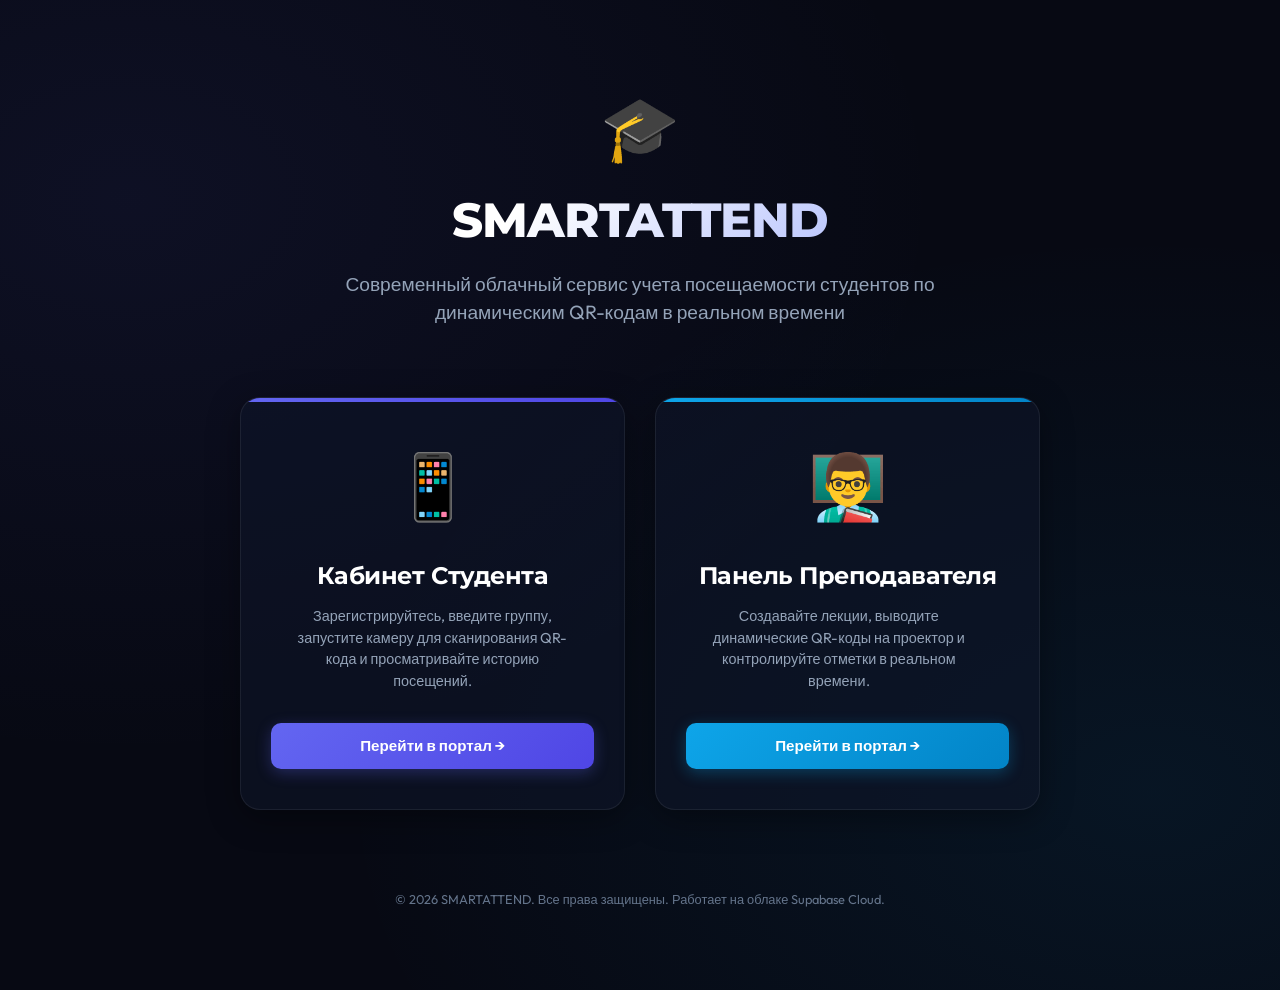
<file: index.html>
<!DOCTYPE html>
<html lang="ru">
<head>
    <meta charset="UTF-8">
    <meta name="viewport" content="width=device-width, initial-scale=1.0">
    <title>SMARTATTEND | Система учета посещаемости по QR-кодам</title>
    
    <!-- Стили -->
    <link rel="stylesheet" href="css/style.css">
    
    <style>
        /* Дополнительные стили специально для красивой главной страницы */
        .landing-container {
            max-width: 1000px;
            margin: 0 auto;
            padding: 80px 20px;
            display: flex;
            flex-direction: column;
            align-items: center;
            justify-content: center;
            min-height: 100vh;
            text-align: center;
        }

        .landing-header {
            margin-bottom: 50px;
            animation: fadeInDown 0.8s ease-out;
        }

        .landing-title {
            font-family: var(--font-heading);
            font-size: 3rem;
            font-weight: 800;
            line-height: 1.2;
            margin-bottom: 20px;
            background: linear-gradient(135deg, #ffffff 30%, #a5b4fc 100%);
            -webkit-background-clip: text;
            -webkit-text-fill-color: transparent;
        }

        .landing-subtitle {
            font-size: 1.2rem;
            color: var(--text-secondary);
            max-width: 600px;
            margin: 0 auto;
        }

        .portals-grid {
            display: grid;
            grid-template-columns: 1fr;
            gap: 30px;
            width: 100%;
            max-width: 800px;
            margin-top: 20px;
            animation: fadeInUp 0.8s ease-out 0.2s both;
        }

        @media (min-width: 768px) {
            .portals-grid {
                grid-template-columns: 1fr 1fr;
            }
        }

        .portal-card {
            display: flex;
            flex-direction: column;
            align-items: center;
            justify-content: space-between;
            padding: 40px 30px;
            cursor: pointer;
            text-decoration: none;
            color: inherit;
            position: relative;
            overflow: hidden;
            transition: var(--transition-smooth);
        }

        .portal-card::before {
            content: '';
            position: absolute;
            top: 0;
            left: 0;
            width: 100%;
            height: 4px;
            transition: var(--transition-smooth);
        }

        /* Цвета для таба Студента */
        .portal-card.student-card::before {
            background: var(--clr-student-grad);
        }
        .portal-card.student-card:hover {
            border-color: rgba(99, 102, 241, 0.3);
            box-shadow: 0 15px 40px rgba(99, 102, 241, 0.15);
            transform: translateY(-8px);
        }

        /* Цвета для таба Преподавателя */
        .portal-card.teacher-card::before {
            background: var(--clr-teacher-grad);
        }
        .portal-card.teacher-card:hover {
            border-color: rgba(14, 165, 233, 0.3);
            box-shadow: 0 15px 40px rgba(14, 165, 233, 0.15);
            transform: translateY(-8px);
        }

        .portal-icon {
            font-size: 4rem;
            margin-bottom: 24px;
            transition: transform 0.5s cubic-bezier(0.175, 0.885, 0.32, 1.275);
        }

        .portal-card:hover .portal-icon {
            transform: scale(1.15) rotate(5deg);
        }

        .portal-name {
            font-size: 1.5rem;
            font-weight: 700;
            margin-bottom: 12px;
            color: #fff;
        }

        .portal-desc {
            font-size: 0.9rem;
            color: var(--text-secondary);
            line-height: 1.5;
            margin-bottom: 30px;
            max-width: 280px;
        }

        @keyframes fadeInDown {
            from { opacity: 0; transform: translateY(-30px); }
            to { opacity: 1; transform: translateY(0); }
        }

        @keyframes fadeInUp {
            from { opacity: 0; transform: translateY(30px); }
            to { opacity: 1; transform: translateY(0); }
        }
    </style>
</head>
<body>

    <div class="landing-container">
        
        <!-- Заголовок Лендинга -->
        <header class="landing-header">
            <div style="font-size: 4rem; margin-bottom: 16px; display: inline-block; animation: pulseSuccess 2s infinite;">🎓</div>
            <h1 class="landing-title">SMARTATTEND</h1>
            <p class="landing-subtitle">Современный облачный сервис учета посещаемости студентов по динамическим QR-кодам в реальном времени</p>
        </header>

        <!-- Сетка выбора роли (Студент / Преподаватель) -->
        <div class="portals-grid">
            
            <!-- Карточка Студента -->
            <a href="student.html" class="glass-card portal-card student-card">
                <div class="portal-icon">📱</div>
                <div>
                    <h2 class="portal-name">Кабинет Студента</h2>
                    <p class="portal-desc">Зарегистрируйтесь, введите группу, запустите камеру для сканирования QR-кода и просматривайте историю посещений.</p>
                </div>
                <span class="btn btn-student" style="width: 100%; border-radius: 10px;">Перейти в портал &rarr;</span>
            </a>

            <!-- Карточка Учителя -->
            <a href="teacher.html" class="glass-card portal-card teacher-card">
                <div class="portal-icon">👨‍🏫</div>
                <div>
                    <h2 class="portal-name">Панель Преподавателя</h2>
                    <p class="portal-desc">Создавайте лекции, выводите динамические QR-коды на проектор и контролируйте отметки в реальном времени.</p>
                </div>
                <span class="btn btn-teacher" style="width: 100%; border-radius: 10px;">Перейти в портал &rarr;</span>
            </a>

        </div>

        <footer style="margin-top: 80px; font-size: 0.8rem; color: var(--text-muted);">
            &copy; 2026 SMARTATTEND. Все права защищены. Работает на облаке Supabase Cloud.
        </footer>

    </div>

</body>
</html>
</file>
<file: css/style.css>
/*
 * Премиальный дизайн-код (CSS) для системы посещаемости.
 * Использует футуристическую тему Obsidian, стеклянный интерфейс (Glassmorphism),
 * современные шрифты Google Fonts и плавные микроанимации.
 */

@import url('https://fonts.googleapis.com/css2?family=Outfit:wght@300;400;500;600;700&family=Montserrat:wght@400;500;600;700&display=swap');

:root {
    --font-primary: 'Outfit', sans-serif;
    --font-heading: 'Montserrat', sans-serif;

    /* Цветовая палитра Obsidian (Космическая тема) */
    --bg-dark: #070913;
    --bg-obsidian: #0b0f19;
    --bg-card: rgba(15, 23, 42, 0.55);
    --bg-card-hover: rgba(30, 41, 59, 0.7);
    --border-glass: rgba(255, 255, 255, 0.07);
    --border-glass-focus: rgba(99, 102, 241, 0.4);
    
    /* Акцентные цвета */
    --clr-primary: #6366f1; /* Индиго */
    --clr-primary-glow: rgba(99, 102, 241, 0.35);
    --clr-student: #4f46e5;
    --clr-student-grad: linear-gradient(135deg, #6366f1, #4f46e5);
    
    --clr-teacher: #0ea5e9; /* Светло-синий/бирюзовый */
    --clr-teacher-grad: linear-gradient(135deg, #0ea5e9, #0284c7);
    
    --clr-success: #10b981; /* Мятный изумрудный */
    --clr-success-grad: linear-gradient(135deg, #34d399, #059669);
    --clr-warning: #f59e0b; /* Золотистый янтарь */
    --clr-danger: #f43f5e; /* Розовый коралл */

    /* Текст */
    --text-primary: #f8fafc;
    --text-secondary: #94a3b8;
    --text-muted: #64748b;

    --transition-smooth: all 0.35s cubic-bezier(0.4, 0, 0.2, 1);
}

/* Глобальные настройки */
* {
    box-sizing: border-box;
    margin: 0;
    padding: 0;
    font-family: var(--font-primary);
    -webkit-font-smoothing: antialiased;
}

body {
    background-color: var(--bg-dark);
    background-image: 
        radial-gradient(at 10% 20%, rgba(99, 102, 241, 0.08) 0px, transparent 50%),
        radial-gradient(at 90% 80%, rgba(14, 165, 233, 0.08) 0px, transparent 50%);
    color: var(--text-primary);
    min-height: 100vh;
    overflow-x: hidden;
    line-height: 1.5;
}

/* Скроллбар */
::-webkit-scrollbar {
    width: 6px;
    height: 6px;
}
::-webkit-scrollbar-track {
    background: var(--bg-dark);
}
::-webkit-scrollbar-thumb {
    background: rgba(255, 255, 255, 0.1);
    border-radius: 10px;
}
::-webkit-scrollbar-thumb:hover {
    background: var(--clr-primary);
}

/* --- ОБЩИЕ UI ЭЛЕМЕНТЫ (GLASSMORPHISM) --- */

.glass-card {
    background: var(--bg-card);
    backdrop-filter: blur(16px);
    -webkit-backdrop-filter: blur(16px);
    border: 1px solid var(--border-glass);
    border-radius: 20px;
    padding: 24px;
    box-shadow: 0 8px 32px 0 rgba(0, 0, 0, 0.37);
    transition: var(--transition-smooth);
}

.glass-card:hover {
    border-color: rgba(255, 255, 255, 0.12);
    box-shadow: 0 12px 40px 0 rgba(0, 0, 0, 0.45);
}

h1, h2, h3, h4 {
    font-family: var(--font-heading);
    font-weight: 600;
    letter-spacing: -0.02em;
}

/* Кнопки */
.btn {
    display: inline-flex;
    align-items: center;
    justify-content: center;
    gap: 8px;
    padding: 12px 24px;
    border-radius: 12px;
    border: none;
    font-weight: 600;
    font-size: 0.95rem;
    cursor: pointer;
    transition: var(--transition-smooth);
    text-decoration: none;
    outline: none;
}

.btn-student {
    background: var(--clr-student-grad);
    color: #fff;
    box-shadow: 0 4px 15px rgba(99, 102, 241, 0.3);
}
.btn-student:hover {
    transform: translateY(-2px);
    box-shadow: 0 6px 20px rgba(99, 102, 241, 0.5);
}

.btn-teacher {
    background: var(--clr-teacher-grad);
    color: #fff;
    box-shadow: 0 4px 15px rgba(14, 165, 233, 0.3);
}
.btn-teacher:hover {
    transform: translateY(-2px);
    box-shadow: 0 6px 20px rgba(14, 165, 233, 0.5);
}

.btn-secondary {
    background: rgba(255, 255, 255, 0.05);
    color: var(--text-primary);
    border: 1px solid var(--border-glass);
}
.btn-secondary:hover {
    background: rgba(255, 255, 255, 0.1);
    border-color: rgba(255, 255, 255, 0.2);
}

.btn-danger {
    background: var(--clr-danger);
    color: #fff;
}
.btn-danger:hover {
    background: #e11d48;
    transform: translateY(-2px);
}

/* Входные поля (Inputs) */
.form-group {
    margin-bottom: 20px;
    position: relative;
}

.form-group label {
    display: block;
    margin-bottom: 8px;
    font-size: 0.85rem;
    font-weight: 500;
    color: var(--text-secondary);
    text-transform: uppercase;
    letter-spacing: 0.05em;
}

.input-control {
    width: 100%;
    padding: 14px 16px;
    background: rgba(15, 23, 42, 0.6);
    border: 1px solid var(--border-glass);
    border-radius: 12px;
    color: var(--text-primary);
    font-size: 0.95rem;
    transition: var(--transition-smooth);
    outline: none;
}

.input-control:focus {
    border-color: var(--clr-primary);
    background: rgba(15, 23, 42, 0.8);
    box-shadow: 0 0 0 4px var(--clr-primary-glow);
}

.input-control::placeholder {
    color: var(--text-muted);
}

/* Шапка (Header) */
.header-glass {
    position: sticky;
    top: 0;
    z-index: 100;
    background: rgba(7, 9, 19, 0.7);
    backdrop-filter: blur(12px);
    -webkit-backdrop-filter: blur(12px);
    border-bottom: 1px solid var(--border-glass);
    padding: 16px 40px;
    display: flex;
    justify-content: space-between;
    align-items: center;
}

.logo {
    display: flex;
    align-items: center;
    gap: 10px;
    font-family: var(--font-heading);
    font-weight: 700;
    font-size: 1.3rem;
    color: var(--text-primary);
}

.logo span {
    background: linear-gradient(135deg, #818cf8, #38bdf8);
    -webkit-background-clip: text;
    -webkit-text-fill-color: transparent;
}

.header-user-badge {
    display: flex;
    align-items: center;
    gap: 16px;
}

.user-info-text {
    text-align: right;
}

.user-info-text .name {
    display: block;
    font-weight: 600;
    font-size: 0.95rem;
}

.user-info-text .role {
    display: block;
    font-size: 0.75rem;
    color: var(--text-secondary);
    text-transform: uppercase;
    letter-spacing: 0.05em;
}

/* --- ЭКРАН АВТОРИЗАЦИИ (LOGIN / REGISTER) --- */
.auth-wrapper {
    display: flex;
    justify-content: center;
    align-items: center;
    min-height: calc(100vh - 80px);
    padding: 20px;
}

.auth-card {
    width: 100%;
    max-width: 480px;
    padding: 40px;
}

.auth-header {
    text-align: center;
    margin-bottom: 30px;
}

.auth-header h2 {
    font-size: 2rem;
    margin-bottom: 8px;
    background: linear-gradient(135deg, #fff, #94a3b8);
    -webkit-background-clip: text;
    -webkit-text-fill-color: transparent;
}

.auth-tabs {
    display: flex;
    background: rgba(255, 255, 255, 0.03);
    border: 1px solid var(--border-glass);
    border-radius: 12px;
    padding: 4px;
    margin-bottom: 24px;
}

.auth-tab {
    flex: 1;
    background: transparent;
    border: none;
    color: var(--text-secondary);
    padding: 10px;
    font-weight: 600;
    font-size: 0.95rem;
    border-radius: 8px;
    cursor: pointer;
    transition: var(--transition-smooth);
}

.auth-tab.active {
    background: rgba(255, 255, 255, 0.08);
    color: #fff;
    box-shadow: 0 2px 10px rgba(0,0,0,0.2);
}

.auth-footer-link {
    text-align: center;
    margin-top: 20px;
    font-size: 0.9rem;
    color: var(--text-secondary);
}

.auth-footer-link a {
    color: var(--clr-primary);
    text-decoration: none;
    font-weight: 600;
}

.auth-footer-link a:hover {
    text-decoration: underline;
}

/* --- КАБИНЕТ СТУДЕНТА (`student.html`) --- */
.student-container {
    max-width: 1200px;
    margin: 40px auto;
    padding: 0 20px;
    display: grid;
    grid-template-columns: 1fr;
    gap: 30px;
}

@media (min-width: 992px) {
    .student-container {
        grid-template-columns: 350px 1fr;
    }
}

.student-profile-card {
    text-align: center;
    display: flex;
    flex-direction: column;
    align-items: center;
}

.student-avatar {
    width: 80px;
    height: 80px;
    background: var(--clr-student-grad);
    border-radius: 50%;
    display: flex;
    align-items: center;
    justify-content: center;
    font-size: 2rem;
    font-weight: 700;
    margin-bottom: 16px;
    box-shadow: 0 0 20px rgba(79, 70, 229, 0.4);
}

.student-profile-card h3 {
    margin-bottom: 6px;
}

.student-group-tag {
    background: rgba(99, 102, 241, 0.12);
    border: 1px solid rgba(99, 102, 241, 0.3);
    color: #a5b4fc;
    padding: 4px 12px;
    border-radius: 20px;
    font-size: 0.8rem;
    font-weight: 600;
    letter-spacing: 0.05em;
    margin-bottom: 24px;
}

.student-stats-container {
    width: 100%;
    margin-top: 10px;
    border-top: 1px solid rgba(255, 255, 255, 0.05);
    padding-top: 20px;
}

/* Стилизация SVG круга */
.progress-ring-wrapper {
    position: relative;
    width: 130px;
    height: 130px;
    margin: 0 auto 20px;
}

.progress-ring {
    transform: rotate(-90deg);
}

.progress-ring-circle {
    transition: stroke-dashoffset 0.35s;
    transform-origin: 50% 50%;
}

.progress-ring-label {
    position: absolute;
    top: 50%;
    left: 50%;
    transform: translate(-50%, -50%);
    text-align: center;
    display: flex;
    flex-direction: column;
}

.progress-ring-percent {
    font-size: 1.6rem;
    font-weight: 700;
    color: #fff;
    line-height: 1.1;
}

.progress-ring-sub {
    font-size: 0.65rem;
    text-transform: uppercase;
    letter-spacing: 0.05em;
    color: var(--text-secondary);
}

.mini-stats-grid {
    display: grid;
    grid-template-columns: 1fr 1fr;
    gap: 12px;
    width: 100%;
}

.mini-stat-card {
    background: rgba(255, 255, 255, 0.02);
    border: 1px solid rgba(255, 255, 255, 0.04);
    border-radius: 12px;
    padding: 12px;
    text-align: center;
}

.mini-stat-card .value {
    display: block;
    font-size: 1.3rem;
    font-weight: 700;
}
.mini-stat-card .value.success { color: var(--clr-success); }
.mini-stat-card .value.danger { color: var(--clr-danger); }

.mini-stat-card .label {
    display: block;
    font-size: 0.7rem;
    color: var(--text-secondary);
    text-transform: uppercase;
    margin-top: 2px;
}

/* Модальное окно камеры сканирования */
.scanner-modal {
    position: fixed;
    top: 0;
    left: 0;
    width: 100vw;
    height: 100vh;
    background: rgba(3, 7, 18, 0.9);
    backdrop-filter: blur(20px);
    z-index: 1000;
    display: none;
    justify-content: center;
    align-items: center;
    padding: 20px;
    opacity: 0;
    transition: opacity 0.3s ease;
}

.scanner-modal.active {
    display: flex;
    opacity: 1;
}

.scanner-content {
    width: 100%;
    max-width: 500px;
    display: flex;
    flex-direction: column;
    align-items: center;
    position: relative;
}

.scanner-camera-box {
    width: 100%;
    aspect-ratio: 1;
    border-radius: 24px;
    overflow: hidden;
    position: relative;
    border: 1px solid var(--border-glass);
    background: #000;
    box-shadow: 0 20px 50px rgba(0, 0, 0, 0.5);
}

/* Кастомная рамка для наведения сканера */
.scanner-overlay-frame {
    position: absolute;
    top: 0;
    left: 0;
    width: 100%;
    height: 100%;
    z-index: 10;
    pointer-events: none;
    box-shadow: inset 0 0 0 40px rgba(3, 7, 18, 0.6);
    display: flex;
    justify-content: center;
    align-items: center;
}

.scanner-target-square {
    width: 65%;
    height: 65%;
    border: 2px dashed var(--clr-primary);
    border-radius: 16px;
    position: relative;
    box-shadow: 0 0 0 9999px rgba(3, 7, 18, 0.3);
}

/* Пульсирующая полоса сканера */
.scanner-laser-line {
    position: absolute;
    width: 100%;
    height: 3px;
    background: var(--clr-primary);
    box-shadow: 0 0 10px var(--clr-primary);
    top: 0;
    animation: scannerLaser 2s linear infinite;
}

@keyframes scannerLaser {
    0% { top: 0%; }
    50% { top: 100%; }
    100% { top: 0%; }
}

.scanner-modal-title {
    font-size: 1.4rem;
    margin-bottom: 8px;
    text-align: center;
}

.scanner-modal-subtitle {
    color: var(--text-secondary);
    font-size: 0.9rem;
    margin-bottom: 24px;
    text-align: center;
    max-width: 320px;
}

.scanner-close-btn {
    position: absolute;
    top: -60px;
    right: 0;
    background: rgba(255,255,255,0.06);
    border: 1px solid var(--border-glass);
    color: #fff;
    width: 40px;
    height: 40px;
    border-radius: 50%;
    font-size: 1.5rem;
    cursor: pointer;
    display: flex;
    align-items: center;
    justify-content: center;
    transition: var(--transition-smooth);
}
.scanner-close-btn:hover {
    background: rgba(255,255,255,0.15);
}

/* Модалка успешного сканирования */
.success-checkmark-card {
    text-align: center;
    padding: 30px;
}

.success-icon-circle {
    width: 70px;
    height: 70px;
    background: rgba(16, 185, 129, 0.15);
    border: 2px solid var(--clr-success);
    color: var(--clr-success);
    font-size: 2.2rem;
    border-radius: 50%;
    display: flex;
    align-items: center;
    justify-content: center;
    margin: 0 auto 20px;
    animation: pulseSuccess 1.5s infinite;
}

@keyframes pulseSuccess {
    0% { transform: scale(1); box-shadow: 0 0 0 0 rgba(16, 185, 129, 0.4); }
    70% { transform: scale(1.05); box-shadow: 0 0 0 15px rgba(16, 185, 129, 0); }
    100% { transform: scale(1); box-shadow: 0 0 0 0 rgba(16, 185, 129, 0); }
}

/* --- КАБИНЕТ ПРЕПОДАВАТЕЛЯ (`teacher.html`) --- */
.teacher-grid {
    display: grid;
    grid-template-columns: 1fr;
    min-height: calc(100vh - 80px);
}

@media (min-width: 992px) {
    .teacher-grid {
        grid-template-columns: 320px 1fr;
    }
}

/* Боковая панель истории предметов и лекций */
.teacher-sidebar {
    background: rgba(11, 15, 25, 0.8);
    border-right: 1px solid var(--border-glass);
    padding: 30px 20px;
    display: flex;
    flex-direction: column;
    gap: 24px;
    overflow-y: auto;
}

.sidebar-title {
    font-size: 0.8rem;
    font-weight: 700;
    color: var(--text-muted);
    text-transform: uppercase;
    letter-spacing: 0.05em;
    margin-bottom: 12px;
}

.subject-item {
    margin-bottom: 20px;
}

.subject-header-btn {
    width: 100%;
    background: rgba(255, 255, 255, 0.02);
    border: 1px solid var(--border-glass);
    padding: 12px 16px;
    border-radius: 12px;
    color: #fff;
    font-weight: 600;
    text-align: left;
    cursor: pointer;
    display: flex;
    justify-content: space-between;
    align-items: center;
    transition: var(--transition-smooth);
}

.subject-header-btn:hover, .subject-item.active .subject-header-btn {
    background: rgba(14, 165, 233, 0.08);
    border-color: rgba(14, 165, 233, 0.3);
}

.subject-header-btn .arrow {
    font-size: 0.7rem;
    transition: transform 0.3s;
}

.subject-item.active .subject-header-btn .arrow {
    transform: rotate(180deg);
}

/* Таймлайн лекций (Понедельник, Среда и т.д.) */
.session-list {
    margin-top: 8px;
    padding-left: 12px;
    border-left: 2px solid rgba(255, 255, 255, 0.05);
    display: none;
}

.subject-item.active .session-list {
    display: flex;
    flex-direction: column;
    gap: 6px;
}

.session-link {
    display: flex;
    flex-direction: column;
    padding: 8px 12px;
    border-radius: 8px;
    color: var(--text-secondary);
    text-decoration: none;
    font-size: 0.85rem;
    transition: var(--transition-smooth);
    cursor: pointer;
}

.session-link:hover {
    background: rgba(255, 255, 255, 0.04);
    color: #fff;
}

.session-link.active {
    background: rgba(14, 165, 233, 0.12);
    color: #38bdf8;
    font-weight: 600;
}

.session-link .day {
    font-weight: 600;
    font-size: 0.9rem;
}
.session-link .date {
    font-size: 0.75rem;
    color: var(--text-muted);
}

/* Главная рабочая панель учителя */
.teacher-main {
    padding: 40px;
    overflow-y: auto;
}

.teacher-welcome-container {
    display: flex;
    justify-content: space-between;
    align-items: center;
    margin-bottom: 30px;
}

.dashboard-stats-strip {
    display: grid;
    grid-template-columns: repeat(auto-fit, minmax(180px, 1fr));
    gap: 20px;
    margin-bottom: 30px;
}

.stat-card-glow {
    position: relative;
    overflow: hidden;
}

.stat-card-glow::before {
    content: '';
    position: absolute;
    top: 0;
    left: 0;
    width: 4px;
    height: 100%;
    background: var(--clr-teacher);
}

.stat-card-glow.success::before {
    background: var(--clr-success);
}

.stat-card-glow.active::before {
    background: var(--clr-warning);
}

.stat-card-glow .title {
    font-size: 0.75rem;
    text-transform: uppercase;
    letter-spacing: 0.05em;
    color: var(--text-secondary);
    display: block;
    margin-bottom: 6px;
}

.stat-card-glow .number {
    font-size: 1.8rem;
    font-weight: 700;
}

/* Окно создания QR и карточка QR-кода */
.qr-container-card {
    display: grid;
    grid-template-columns: 1fr;
    gap: 30px;
    margin-bottom: 30px;
}

@media (min-width: 768px) {
    .qr-container-card {
        grid-template-columns: 240px 1fr;
    }
}

.qr-box-wrapper {
    background: #fff;
    border-radius: 16px;
    padding: 12px;
    display: flex;
    justify-content: center;
    align-items: center;
    aspect-ratio: 1;
    box-shadow: 0 10px 30px rgba(0,0,0,0.15);
}

.qr-box-wrapper canvas {
    width: 100% !important;
    height: 100% !important;
}

.active-lesson-info {
    display: flex;
    flex-direction: column;
    justify-content: center;
    gap: 10px;
}

.active-lesson-badge {
    align-self: flex-start;
    background: rgba(16, 185, 129, 0.12);
    border: 1px solid rgba(16, 185, 129, 0.3);
    color: #34d399;
    padding: 4px 12px;
    border-radius: 20px;
    font-size: 0.75rem;
    font-weight: 600;
    text-transform: uppercase;
}

.fullscreen-qr-modal {
    position: fixed;
    top: 0;
    left: 0;
    width: 100vw;
    height: 100vh;
    background: rgba(3, 7, 18, 0.95);
    backdrop-filter: blur(25px);
    z-index: 1001;
    display: none;
    justify-content: center;
    align-items: center;
    flex-direction: column;
}

.fullscreen-qr-modal.active {
    display: flex;
}

.fullscreen-qr-box {
    background: #fff;
    padding: 24px;
    border-radius: 24px;
    width: 80vmin;
    height: 80vmin;
    max-width: 480px;
    max-height: 480px;
    display: flex;
    justify-content: center;
    align-items: center;
    box-shadow: 0 0 50px rgba(99, 102, 241, 0.4);
}

.fullscreen-qr-box canvas {
    width: 100% !important;
    height: 100% !important;
}

.fullscreen-title {
    font-size: 1.8rem;
    margin-top: 24px;
    text-align: center;
    font-weight: 700;
}

/* --- ТАБЛИЦЫ ПОСЕЩАЕМОСТИ --- */
.table-header-strip {
    display: flex;
    justify-content: space-between;
    align-items: center;
    margin-bottom: 16px;
    flex-wrap: wrap;
    gap: 16px;
}

.table-filter-group {
    display: flex;
    gap: 12px;
    align-items: center;
}

.select-control {
    background: rgba(15, 23, 42, 0.6);
    border: 1px solid var(--border-glass);
    color: #fff;
    padding: 8px 16px;
    border-radius: 10px;
    outline: none;
    font-weight: 500;
    cursor: pointer;
    transition: var(--transition-smooth);
}

.select-control:focus {
    border-color: var(--clr-primary);
}

.table-wrapper {
    width: 100%;
    overflow-x: auto;
    border-radius: 12px;
    border: 1px solid var(--border-glass);
}

.attendance-table {
    width: 100%;
    border-collapse: collapse;
    text-align: left;
    font-size: 0.95rem;
}

.attendance-table th {
    background: rgba(255, 255, 255, 0.02);
    padding: 16px;
    font-weight: 600;
    color: var(--text-secondary);
    border-bottom: 1px solid var(--border-glass);
    user-select: none;
}

.attendance-table th.sortable {
    cursor: pointer;
}
.attendance-table th.sortable:hover {
    color: #fff;
    background: rgba(255,255,255,0.05);
}

.attendance-table th.sortable::after {
    content: ' ↕';
    font-size: 0.75rem;
    color: var(--text-muted);
}

.attendance-table td {
    padding: 16px;
    border-bottom: 1px solid rgba(255, 255, 255, 0.04);
}

.attendance-table tr:last-child td {
    border-bottom: none;
}

.attendance-table tr:hover td {
    background: rgba(255, 255, 255, 0.01);
}

/* Статус теги */
.status-badge {
    display: inline-flex;
    align-items: center;
    padding: 4px 10px;
    border-radius: 6px;
    font-size: 0.75rem;
    font-weight: 600;
}

.status-badge.present {
    background: rgba(16, 185, 129, 0.12);
    color: #34d399;
    border: 1px solid rgba(16, 185, 129, 0.2);
}

/* Всплывающее диалоговое окно (Modal) */
.dialog-modal {
    position: fixed;
    top: 0;
    left: 0;
    width: 100vw;
    height: 100vh;
    background: rgba(3, 7, 18, 0.85);
    backdrop-filter: blur(10px);
    z-index: 1000;
    display: none;
    justify-content: center;
    align-items: center;
    padding: 20px;
}

.dialog-modal.active {
    display: flex;
}

.dialog-card {
    width: 100%;
    max-width: 440px;
    animation: slideUp 0.3s cubic-bezier(0.4, 0, 0.2, 1);
}

@keyframes slideUp {
    from { transform: translateY(30px); opacity: 0; }
    to { transform: translateY(0); opacity: 1; }
}

/* --- TOAST-УВЕДОМЛЕНИЯ --- */
#toast-container {
    position: fixed;
    top: 24px;
    right: 24px;
    z-index: 2000;
    display: flex;
    flex-direction: column;
    gap: 12px;
    max-width: 380px;
    width: calc(100% - 48px);
}

.toast {
    background: rgba(15, 23, 42, 0.85);
    backdrop-filter: blur(12px);
    border: 1px solid var(--border-glass);
    border-radius: 12px;
    padding: 16px;
    display: flex;
    gap: 12px;
    box-shadow: 0 10px 30px rgba(0, 0, 0, 0.4);
    animation: toastEnter 0.35s cubic-bezier(0.34, 1.56, 0.64, 1);
    position: relative;
    overflow: hidden;
}

@keyframes toastEnter {
    from { transform: translateX(50px); opacity: 0; }
    to { transform: translateX(0); opacity: 1; }
}

.toast-exit {
    animation: toastExit 0.3s forwards ease-in;
}

@keyframes toastExit {
    to { transform: translateX(100px); opacity: 0; }
}

.toast::before {
    content: '';
    position: absolute;
    top: 0;
    left: 0;
    width: 4px;
    height: 100%;
}

.toast-success::before { background: var(--clr-success); }
.toast-error::before { background: var(--clr-danger); }
.toast-warning::before { background: var(--clr-warning); }
.toast-info::before { background: var(--clr-teacher); }

.toast-icon {
    font-size: 1.2rem;
    line-height: 1;
}

.toast-content {
    flex: 1;
}

.toast-title {
    font-weight: 600;
    font-size: 0.95rem;
    margin-bottom: 2px;
    color: #fff;
}

.toast-desc {
    font-size: 0.85rem;
    color: var(--text-secondary);
}

.toast-close {
    background: transparent;
    border: none;
    color: var(--text-muted);
    font-size: 1.3rem;
    line-height: 0.8;
    cursor: pointer;
    align-self: flex-start;
    transition: var(--transition-smooth);
}
.toast-close:hover {
    color: #fff;
}

/* Пустая заглушка */
.empty-placeholder {
    text-align: center;
    padding: 60px 20px;
    color: var(--text-muted);
}

.empty-placeholder .icon {
    font-size: 3rem;
    margin-bottom: 12px;
    display: block;
    opacity: 0.5;
}

/* Эффекты анимации смены экранов */
.fade-in {
    animation: fadeIn 0.4s ease-out forwards;
}

@keyframes fadeIn {
    from { opacity: 0; transform: translateY(10px); }
    to { opacity: 1; transform: translateY(0); }
}
</file>
